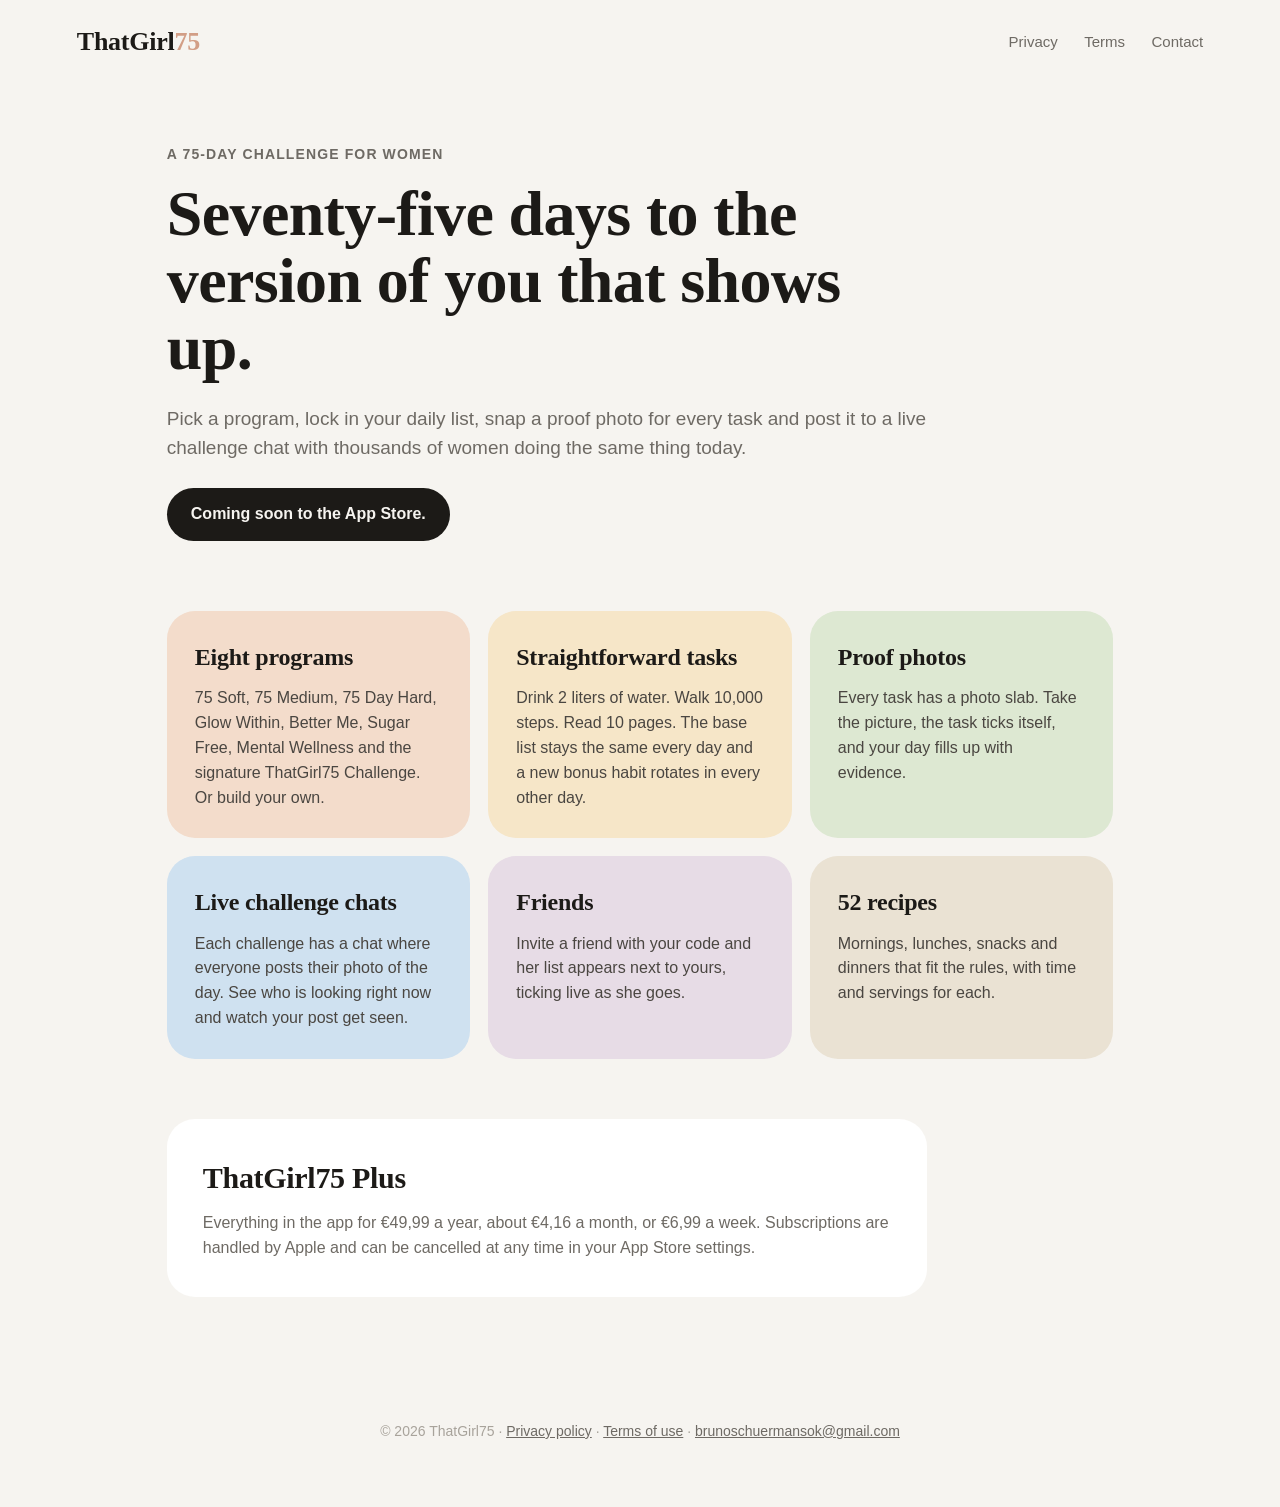
<file: index.html>
<!doctype html>
<html lang="en">
<head>
<meta charset="utf-8">
<meta name="viewport" content="width=device-width, initial-scale=1">
<title>ThatGirl75 · 75 days to the version of you that shows up</title>
<meta name="description" content="ThatGirl75 is a 75-day wellness challenge for women. Daily tasks, proof photos, water tracking, friends and live challenge chats.">
<link rel="stylesheet" href="style.css">
</head>
<body>
<header class="top">
  <a class="brand" href="./">ThatGirl<span>75</span></a>
  <nav>
    <a href="privacy.html">Privacy</a>
    <a href="terms.html">Terms</a>
    <a href="mailto:brunoschuermansok@gmail.com">Contact</a>
  </nav>
</header>

<main>
  <section class="hero">
    <p class="eyebrow">A 75-day challenge for women</p>
    <h1>Seventy-five days to the version of you that shows up.</h1>
    <p class="lead">Pick a program, lock in your daily list, snap a proof photo for every task and post it to a live challenge chat with thousands of women doing the same thing today.</p>
    <p class="cta">Coming soon to the App Store.</p>
  </section>

  <section class="grid">
    <article class="card blush">
      <h2>Eight programs</h2>
      <p>75 Soft, 75 Medium, 75 Day Hard, Glow Within, Better Me, Sugar Free, Mental Wellness and the signature ThatGirl75 Challenge. Or build your own.</p>
    </article>
    <article class="card butter">
      <h2>Straightforward tasks</h2>
      <p>Drink 2 liters of water. Walk 10,000 steps. Read 10 pages. The base list stays the same every day and a new bonus habit rotates in every other day.</p>
    </article>
    <article class="card sage">
      <h2>Proof photos</h2>
      <p>Every task has a photo slab. Take the picture, the task ticks itself, and your day fills up with evidence.</p>
    </article>
    <article class="card sky">
      <h2>Live challenge chats</h2>
      <p>Each challenge has a chat where everyone posts their photo of the day. See who is looking right now and watch your post get seen.</p>
    </article>
    <article class="card lilac">
      <h2>Friends</h2>
      <p>Invite a friend with your code and her list appears next to yours, ticking live as she goes.</p>
    </article>
    <article class="card stone">
      <h2>52 recipes</h2>
      <p>Mornings, lunches, snacks and dinners that fit the rules, with time and servings for each.</p>
    </article>
  </section>

  <section class="pricing">
    <h2>ThatGirl75 Plus</h2>
    <p>Everything in the app for €49,99 a year, about €4,16 a month, or €6,99 a week. Subscriptions are handled by Apple and can be cancelled at any time in your App Store settings.</p>
  </section>
</main>

<footer>
  <p>© 2026 ThatGirl75 · <a href="privacy.html">Privacy policy</a> · <a href="terms.html">Terms of use</a> · <a href="mailto:brunoschuermansok@gmail.com">brunoschuermansok@gmail.com</a></p>
</footer>
</body>
</html>
</file>
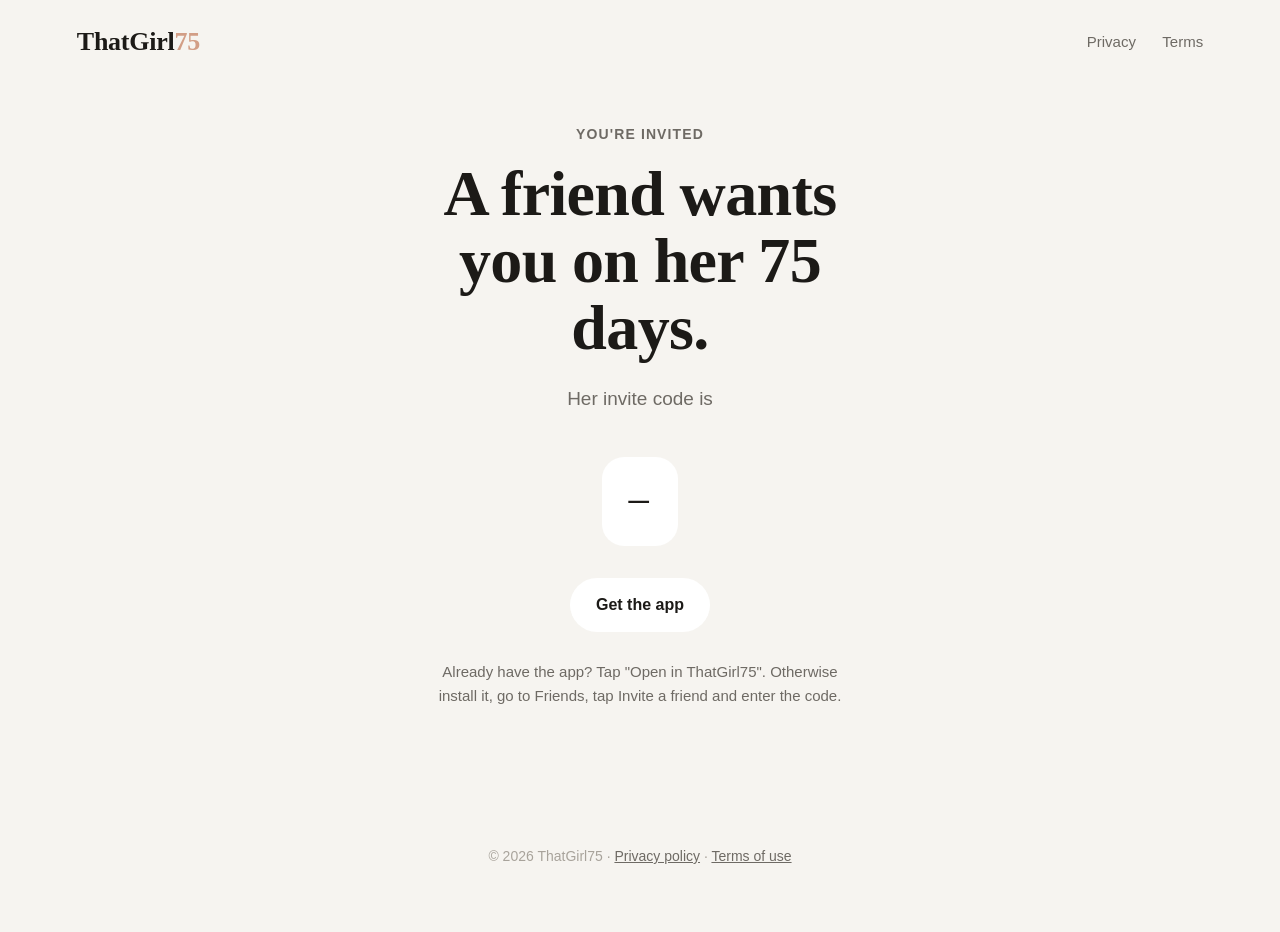
<file: join.html>
<!doctype html>
<html lang="en">
<head>
<meta charset="utf-8">
<meta name="viewport" content="width=device-width, initial-scale=1">
<title>Join a friend on ThatGirl75</title>
<link rel="stylesheet" href="style.css">
<style>
  .join { max-width: 560px; margin: 40px auto 0; text-align: center; }
  .code { font-family: "SF Mono", Menlo, monospace; font-size: 34px; letter-spacing: 0.08em; background: #fff; border-radius: 22px; padding: 18px 26px; display: inline-block; margin: 18px 0 26px; }
  .button { display: inline-block; background: #1C1A17; color: #F6F4F0; padding: 15px 26px; border-radius: 999px; font-weight: 600; text-decoration: none; margin: 6px; }
  .button.secondary { background: #fff; color: #1C1A17; }
  .hint { color: #6E6A64; font-size: 15px; margin-top: 22px; }
</style>
</head>
<body>
<header class="top">
  <a class="brand" href="./">ThatGirl<span>75</span></a>
  <nav>
    <a href="privacy.html">Privacy</a>
    <a href="terms.html">Terms</a>
  </nav>
</header>

<main class="join">
  <p class="eyebrow">You're invited</p>
  <h1>A friend wants you on her 75 days.</h1>
  <p class="lead">Her invite code is</p>
  <div class="code" id="code">—</div>
  <div>
    <a class="button" id="open" href="#">Open in ThatGirl75</a>
    <a class="button secondary" href="./">Get the app</a>
  </div>
  <p class="hint">Already have the app? Tap "Open in ThatGirl75". Otherwise install it, go to Friends, tap Invite a friend and enter the code.</p>
</main>

<script>
  var code = (new URLSearchParams(location.search).get('code') || '').toUpperCase();
  if (code) {
    document.getElementById('code').textContent = code;
    document.getElementById('open').href = 'thatgirl75://join/' + encodeURIComponent(code);
  } else {
    document.getElementById('open').style.display = 'none';
  }
</script>

<footer>
  <p>© 2026 ThatGirl75 · <a href="privacy.html">Privacy policy</a> · <a href="terms.html">Terms of use</a></p>
</footer>
</body>
</html>
</file>
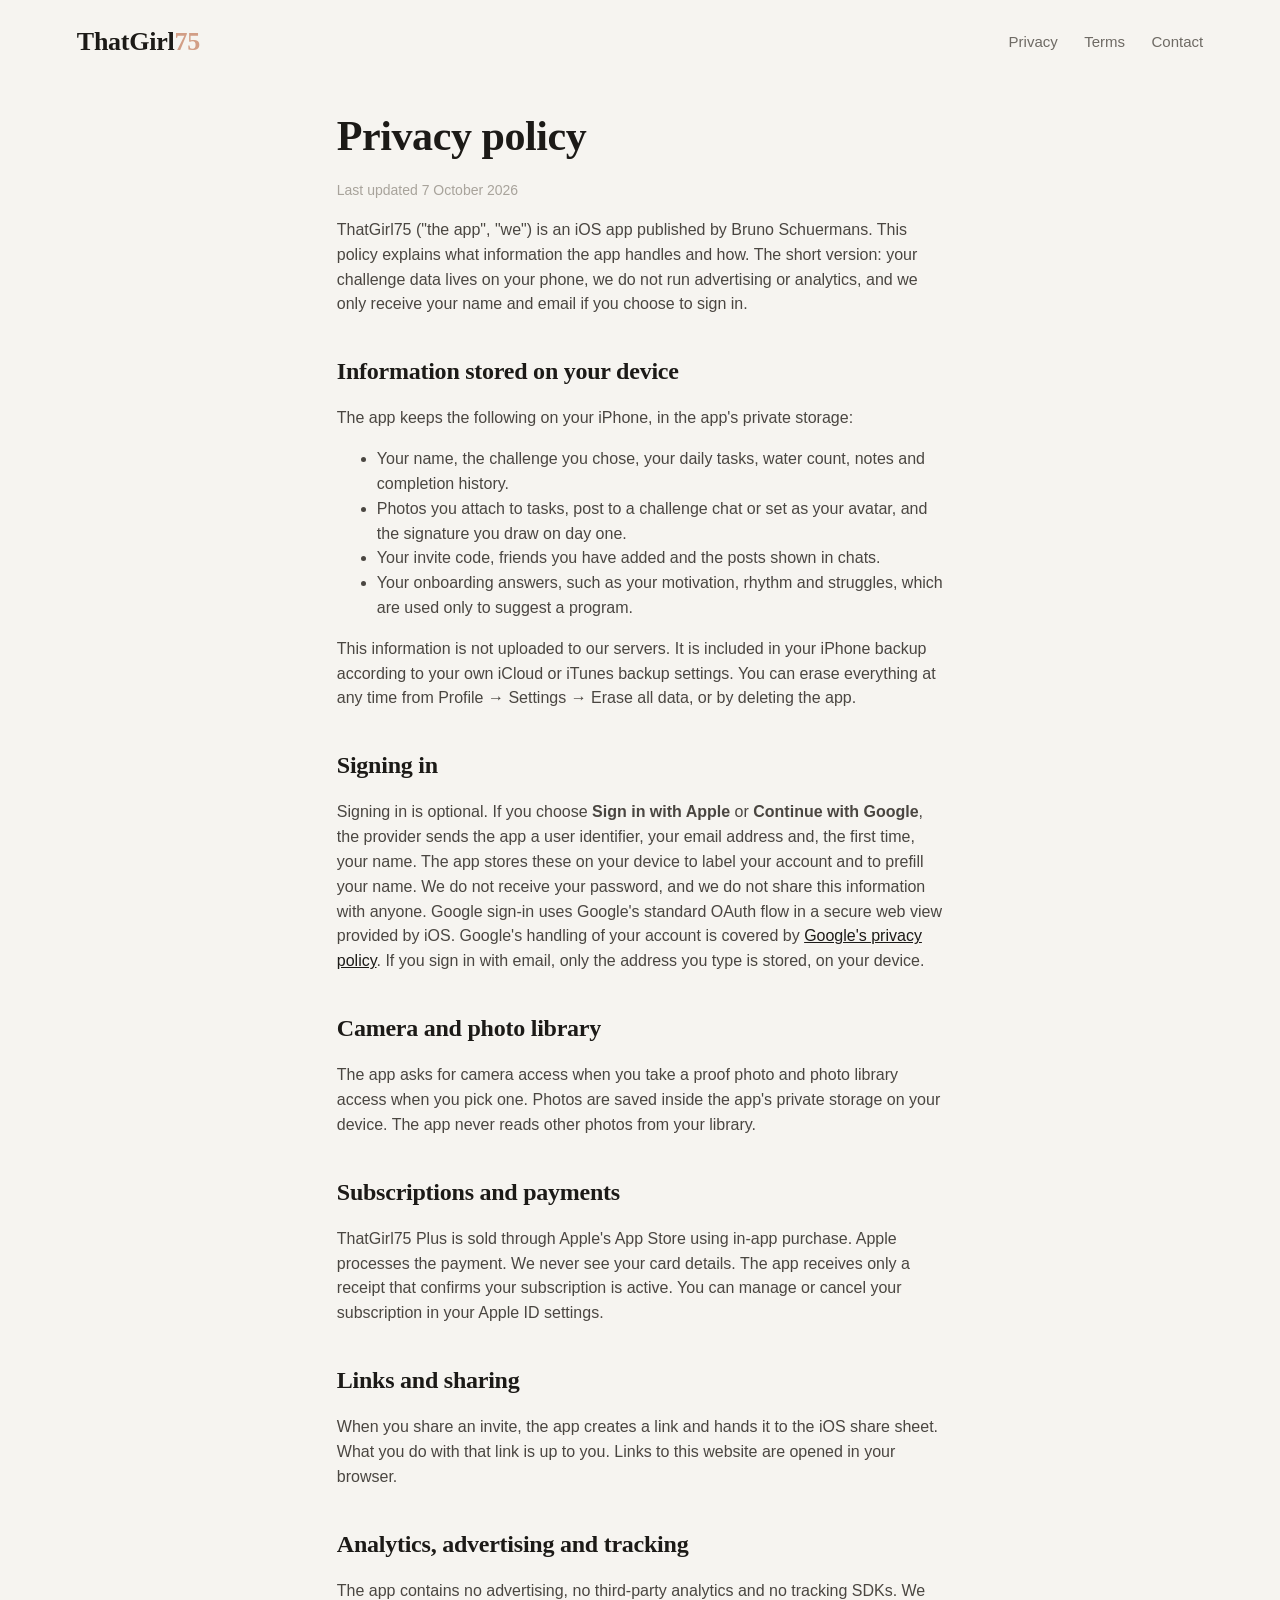
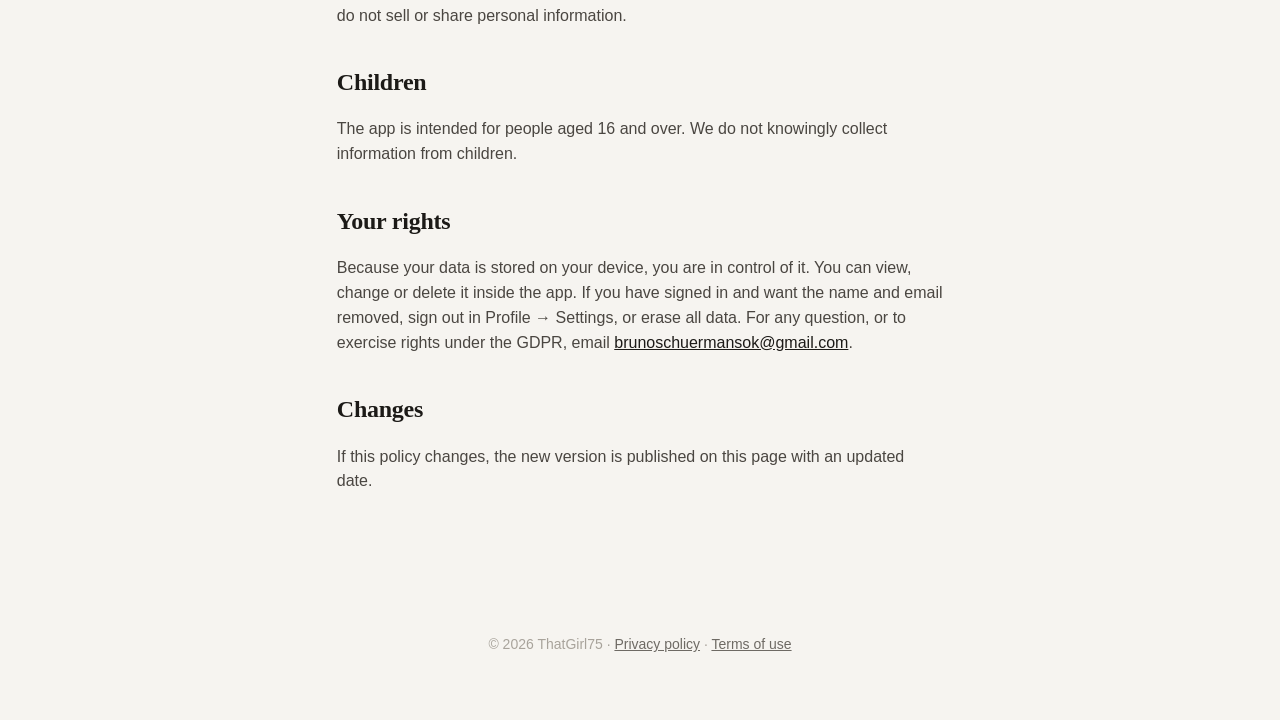
<file: privacy.html>
<!doctype html>
<html lang="en">
<head>
<meta charset="utf-8">
<meta name="viewport" content="width=device-width, initial-scale=1">
<title>Privacy policy · ThatGirl75</title>
<link rel="stylesheet" href="style.css">
</head>
<body>
<header class="top">
  <a class="brand" href="./">ThatGirl<span>75</span></a>
  <nav>
    <a href="privacy.html">Privacy</a>
    <a href="terms.html">Terms</a>
    <a href="mailto:brunoschuermansok@gmail.com">Contact</a>
  </nav>
</header>

<main class="legal">
  <h1>Privacy policy</h1>
  <p class="updated">Last updated 7 October 2026</p>

  <p>ThatGirl75 ("the app", "we") is an iOS app published by Bruno Schuermans. This policy explains what information the app handles and how. The short version: your challenge data lives on your phone, we do not run advertising or analytics, and we only receive your name and email if you choose to sign in.</p>

  <h2>Information stored on your device</h2>
  <p>The app keeps the following on your iPhone, in the app's private storage:</p>
  <ul>
    <li>Your name, the challenge you chose, your daily tasks, water count, notes and completion history.</li>
    <li>Photos you attach to tasks, post to a challenge chat or set as your avatar, and the signature you draw on day one.</li>
    <li>Your invite code, friends you have added and the posts shown in chats.</li>
    <li>Your onboarding answers, such as your motivation, rhythm and struggles, which are used only to suggest a program.</li>
  </ul>
  <p>This information is not uploaded to our servers. It is included in your iPhone backup according to your own iCloud or iTunes backup settings. You can erase everything at any time from Profile → Settings → Erase all data, or by deleting the app.</p>

  <h2>Signing in</h2>
  <p>Signing in is optional. If you choose <strong>Sign in with Apple</strong> or <strong>Continue with Google</strong>, the provider sends the app a user identifier, your email address and, the first time, your name. The app stores these on your device to label your account and to prefill your name. We do not receive your password, and we do not share this information with anyone. Google sign-in uses Google's standard OAuth flow in a secure web view provided by iOS. Google's handling of your account is covered by <a href="https://policies.google.com/privacy">Google's privacy policy</a>. If you sign in with email, only the address you type is stored, on your device.</p>

  <h2>Camera and photo library</h2>
  <p>The app asks for camera access when you take a proof photo and photo library access when you pick one. Photos are saved inside the app's private storage on your device. The app never reads other photos from your library.</p>

  <h2>Subscriptions and payments</h2>
  <p>ThatGirl75 Plus is sold through Apple's App Store using in-app purchase. Apple processes the payment. We never see your card details. The app receives only a receipt that confirms your subscription is active. You can manage or cancel your subscription in your Apple ID settings.</p>

  <h2>Links and sharing</h2>
  <p>When you share an invite, the app creates a link and hands it to the iOS share sheet. What you do with that link is up to you. Links to this website are opened in your browser.</p>

  <h2>Analytics, advertising and tracking</h2>
  <p>The app contains no advertising, no third-party analytics and no tracking SDKs. We do not sell or share personal information.</p>

  <h2>Children</h2>
  <p>The app is intended for people aged 16 and over. We do not knowingly collect information from children.</p>

  <h2>Your rights</h2>
  <p>Because your data is stored on your device, you are in control of it. You can view, change or delete it inside the app. If you have signed in and want the name and email removed, sign out in Profile → Settings, or erase all data. For any question, or to exercise rights under the GDPR, email <a href="mailto:brunoschuermansok@gmail.com">brunoschuermansok@gmail.com</a>.</p>

  <h2>Changes</h2>
  <p>If this policy changes, the new version is published on this page with an updated date.</p>
</main>

<footer>
  <p>© 2026 ThatGirl75 · <a href="privacy.html">Privacy policy</a> · <a href="terms.html">Terms of use</a></p>
</footer>
</body>
</html>
</file>
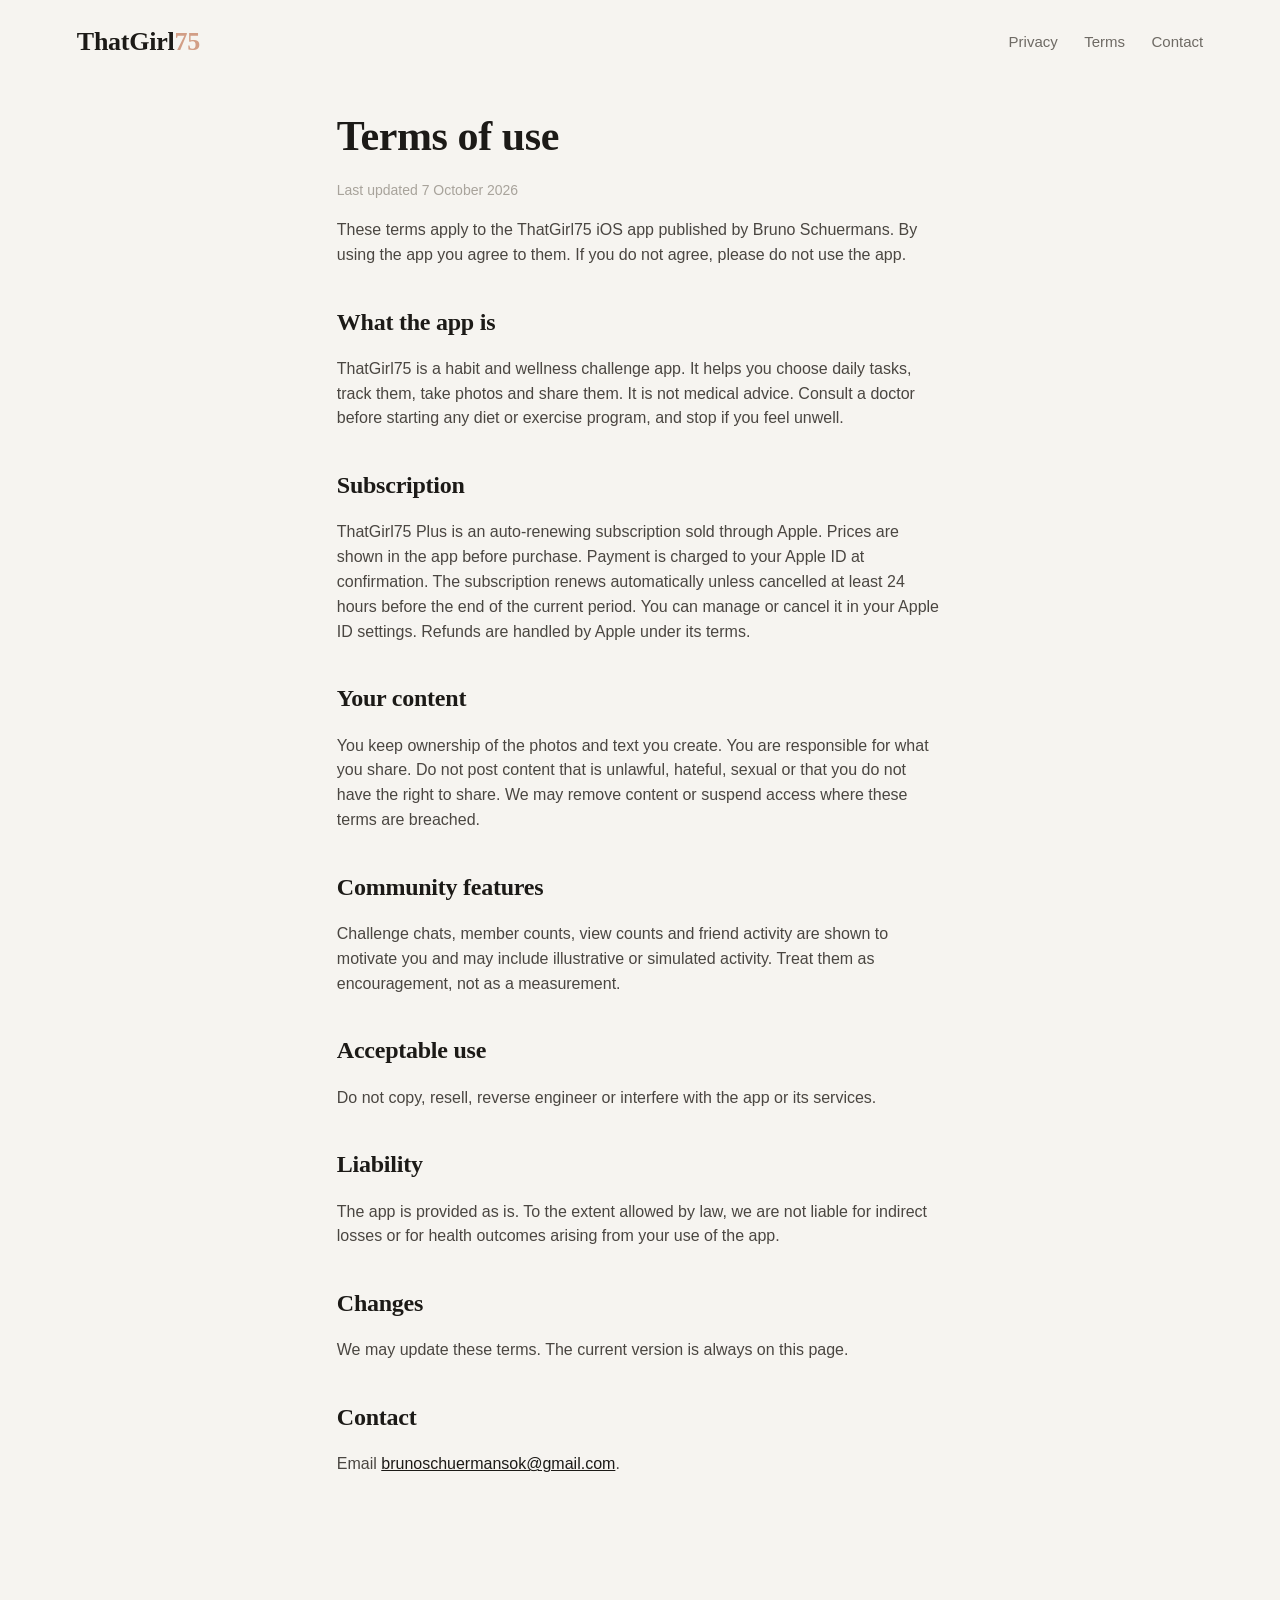
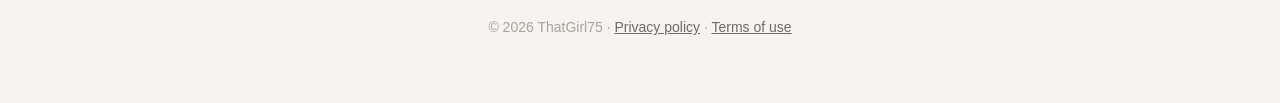
<file: terms.html>
<!doctype html>
<html lang="en">
<head>
<meta charset="utf-8">
<meta name="viewport" content="width=device-width, initial-scale=1">
<title>Terms of use · ThatGirl75</title>
<link rel="stylesheet" href="style.css">
</head>
<body>
<header class="top">
  <a class="brand" href="./">ThatGirl<span>75</span></a>
  <nav>
    <a href="privacy.html">Privacy</a>
    <a href="terms.html">Terms</a>
    <a href="mailto:brunoschuermansok@gmail.com">Contact</a>
  </nav>
</header>

<main class="legal">
  <h1>Terms of use</h1>
  <p class="updated">Last updated 7 October 2026</p>

  <p>These terms apply to the ThatGirl75 iOS app published by Bruno Schuermans. By using the app you agree to them. If you do not agree, please do not use the app.</p>

  <h2>What the app is</h2>
  <p>ThatGirl75 is a habit and wellness challenge app. It helps you choose daily tasks, track them, take photos and share them. It is not medical advice. Consult a doctor before starting any diet or exercise program, and stop if you feel unwell.</p>

  <h2>Subscription</h2>
  <p>ThatGirl75 Plus is an auto-renewing subscription sold through Apple. Prices are shown in the app before purchase. Payment is charged to your Apple ID at confirmation. The subscription renews automatically unless cancelled at least 24 hours before the end of the current period. You can manage or cancel it in your Apple ID settings. Refunds are handled by Apple under its terms.</p>

  <h2>Your content</h2>
  <p>You keep ownership of the photos and text you create. You are responsible for what you share. Do not post content that is unlawful, hateful, sexual or that you do not have the right to share. We may remove content or suspend access where these terms are breached.</p>

  <h2>Community features</h2>
  <p>Challenge chats, member counts, view counts and friend activity are shown to motivate you and may include illustrative or simulated activity. Treat them as encouragement, not as a measurement.</p>

  <h2>Acceptable use</h2>
  <p>Do not copy, resell, reverse engineer or interfere with the app or its services.</p>

  <h2>Liability</h2>
  <p>The app is provided as is. To the extent allowed by law, we are not liable for indirect losses or for health outcomes arising from your use of the app.</p>

  <h2>Changes</h2>
  <p>We may update these terms. The current version is always on this page.</p>

  <h2>Contact</h2>
  <p>Email <a href="mailto:brunoschuermansok@gmail.com">brunoschuermansok@gmail.com</a>.</p>
</main>

<footer>
  <p>© 2026 ThatGirl75 · <a href="privacy.html">Privacy policy</a> · <a href="terms.html">Terms of use</a></p>
</footer>
</body>
</html>
</file>
<file: style.css>
:root {
  --canvas: #F6F4F0;
  --card: #FFFFFF;
  --ink: #1C1A17;
  --ink-soft: #6E6A64;
  --ink-faint: #A8A39B;
  --blush: #F3DCCB;
  --butter: #F6E6C8;
  --sage: #DDE8D2;
  --sky: #CFE1F0;
  --lilac: #E7DCE6;
  --stone: #EAE2D3;
}

* { box-sizing: border-box; }

body {
  margin: 0;
  background: var(--canvas);
  color: var(--ink);
  font-family: -apple-system, BlinkMacSystemFont, "SF Pro Text", "Helvetica Neue", Helvetica, Arial, sans-serif;
  line-height: 1.55;
  -webkit-font-smoothing: antialiased;
}

h1, h2, .brand {
  font-family: "Iowan Old Style", "Palatino Linotype", Palatino, Georgia, "Times New Roman", serif;
  letter-spacing: -0.01em;
}

a { color: var(--ink); }

.top {
  display: flex;
  justify-content: space-between;
  align-items: center;
  padding: 22px 6vw;
}

.brand {
  font-size: 26px;
  font-weight: 700;
  text-decoration: none;
}

.brand span { color: #D29E86; }

nav a {
  margin-left: 22px;
  font-size: 15px;
  color: var(--ink-soft);
  text-decoration: none;
}

nav a:hover { color: var(--ink); }

main { padding: 0 6vw 80px; max-width: 1100px; margin: 0 auto; }

.hero { padding: 60px 0 40px; max-width: 760px; }

.eyebrow {
  font-size: 14px;
  font-weight: 600;
  letter-spacing: 0.08em;
  text-transform: uppercase;
  color: var(--ink-soft);
  margin: 0 0 14px;
}

h1 {
  font-size: clamp(38px, 6vw, 64px);
  line-height: 1.05;
  margin: 0 0 22px;
  font-weight: 700;
}

.lead {
  font-size: 19px;
  color: var(--ink-soft);
  margin: 0 0 26px;
}

.cta {
  display: inline-block;
  background: var(--ink);
  color: var(--canvas);
  padding: 14px 24px;
  border-radius: 999px;
  font-weight: 600;
  margin: 0;
}

.grid {
  display: grid;
  grid-template-columns: repeat(auto-fit, minmax(280px, 1fr));
  gap: 18px;
  margin: 30px 0 60px;
}

.card {
  border-radius: 28px;
  padding: 28px;
  background: var(--card);
}

.card h2 { font-size: 24px; margin: 0 0 10px; }
.card p { margin: 0; color: var(--ink-soft); }

.blush { background: var(--blush); }
.butter { background: var(--butter); }
.sage { background: var(--sage); }
.sky { background: var(--sky); }
.lilac { background: var(--lilac); }
.stone { background: var(--stone); }
.blush p, .butter p, .sage p, .sky p, .lilac p, .stone p { color: #4A4641; }

.pricing {
  background: var(--card);
  border-radius: 28px;
  padding: 36px;
  max-width: 760px;
}

.pricing h2 { margin: 0 0 10px; font-size: 30px; }
.pricing p { margin: 0; color: var(--ink-soft); }

.legal { max-width: 760px; padding-top: 30px; }
.legal h1 { font-size: 42px; }
.legal h2 { font-size: 24px; margin: 36px 0 10px; }
.legal p, .legal li { color: #4A4641; }
.legal .updated { color: var(--ink-faint); font-size: 14px; }

footer {
  padding: 30px 6vw 50px;
  color: var(--ink-faint);
  font-size: 14px;
  text-align: center;
}

footer a { color: var(--ink-soft); }
</file>
